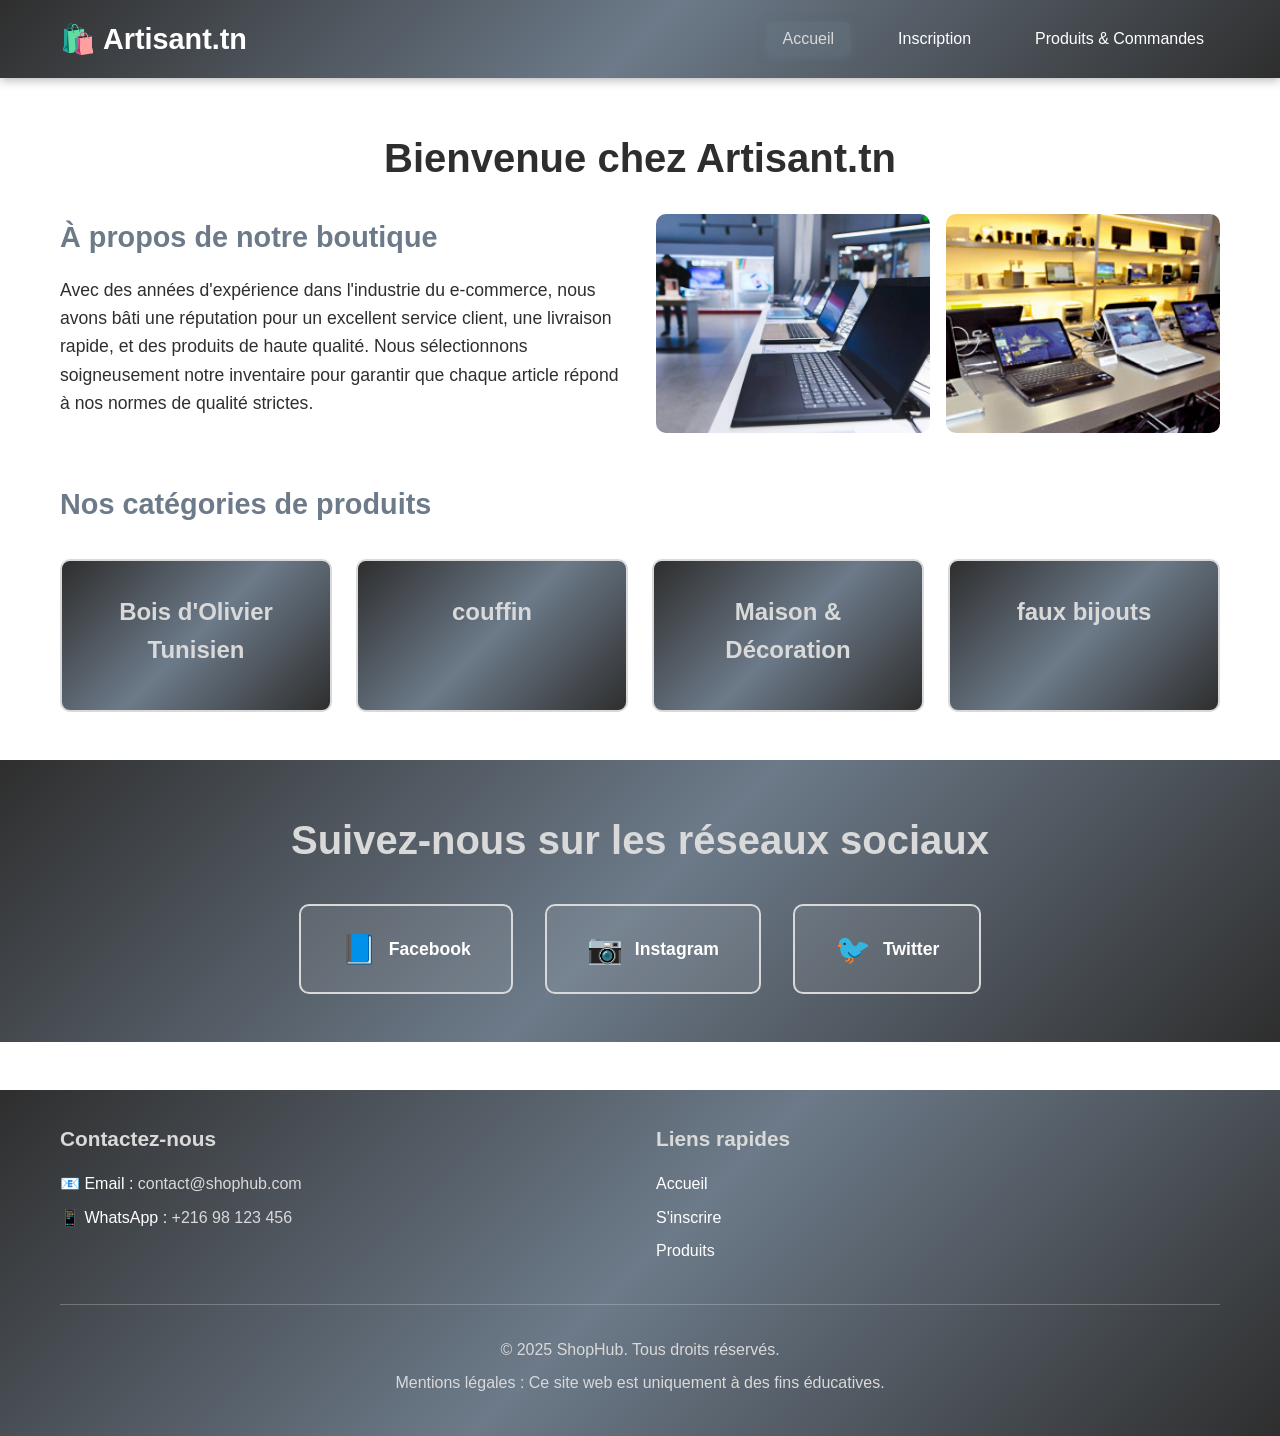
<file: ecommerce-website/index.html>
<!DOCTYPE html>
<html lang="fr">
<head>
    <meta charset="UTF-8">
    <meta name="viewport" content="width=device-width, initial-scale=1.0">
    <title>Accueil - Boutique E-Commerce</title>
    <link rel="stylesheet" href="css/style.css">
</head>
<body>
    <!-- Header -->
    <header>
        <div class="header-container">
            <div class="logo">
                <h1>🛍️ Artisant.tn</h1>
            </div>
            <nav>
                <ul class="nav-menu">
                    <li><a href="index.html" class="active">Accueil</a></li>
                    <li><a href="registration.html">Inscription</a></li>
                    <li><a href="products.html">Produits & Commandes</a></li>
                </ul>
            </nav>
        </div>
    </header>

    <!-- Section 1: Store Presentation -->
    <section class="store-presentation">
        <div class="container">
            <h2>Bienvenue chez Artisant.tn</h2>
            <div class="presentation-content">
                <div class="presentation-text">
                    <h3>À propos de notre boutique</h3>
                    <p>
                  
                    <p>
                        Avec des années d'expérience dans l'industrie du e-commerce, nous avons bâti une réputation 
                        pour un excellent service client, une livraison rapide, et des produits de haute qualité. Nous sélectionnons soigneusement 
                        notre inventaire pour garantir que chaque article répond à nos normes de qualité strictes.
                    </p>
                </div>
                <div class="presentation-images">
                    <div class="image-placeholder">
                        <img src="images/image.jpg" alt="Store Image 1" onerror="this.style.display='none'; this.nextElementSibling.style.display='block';">
                        <div class="placeholder-text" style="display:none;">Store Image 1</div>
                    </div>
                    <div class="image-placeholder">
                        <img src="images/images-Copie.jpg" alt="Store Image 2" onerror="this.style.display='none'; this.nextElementSibling.style.display='block';">
                        <div class="placeholder-text" style="display:none;">Store Image 2</div>
                    </div>
                </div>
            </div>
            
            <div class="products-overview">
                <h3>Nos catégories de produits</h3>
                <div class="categories">
                    <div class="category-card">
                        <h4> Bois d'Olivier Tunisien</h4>

                    </div>
                    <div class="category-card">
                        <h4> couffin</h4>
                        
                    </div>
                    <div class="category-card">
                        <h4> Maison & Décoration</h4>
                        <p></p>
                    </div>
                    <div class="category-card">
                        <h4> faux bijouts</h4>
                        <p></p>
                    </div>
                </div>
            </div>
        </div>
    </section>

    <!-- Section 2: Social Networks -->
    <section class="social-networks">
        <div class="container">
            <h2>Suivez-nous sur les réseaux sociaux</h2>
            <div class="social-links">
                <a href="https://www.facebook.com" target="_blank" class="social-link facebook">
                    <span>📘</span> Facebook
                </a>
                <a href="https://www.instagram.com" target="_blank" class="social-link instagram">
                    <span>📷</span> Instagram
                </a>
                <a href="https://www.twitter.com" target="_blank" class="social-link twitter">
                    <span>🐦</span> Twitter
                </a>
            </div>
        </div>
    </section>

    <!-- Footer -->
    <footer>
        <div class="footer-container">
            <div class="footer-content">
                <div class="footer-section">
                    <h3>Contactez-nous</h3>
                    <p>📧 Email : <a href="mailto:contact@shophub.com">contact@shophub.com</a></p>
                    <p>📱 WhatsApp : <a href="https://wa.me/21698123456">+216 98 123 456</a></p>
                </div>
                <div class="footer-section">
                    <h3>Liens rapides</h3>
                    <ul>
                        <li><a href="index.html">Accueil</a></li>
                        <li><a href="registration.html">S'inscrire</a></li>
                        <li><a href="products.html">Produits</a></li>
                    </ul>
                </div>
            </div>
            <div class="footer-bottom">
                <p>&copy; 2025 ShopHub. Tous droits réservés.</p>
                <p>Mentions légales : Ce site web est uniquement à des fins éducatives.</p>
            </div>
        </div>
    </footer>
</body>
</html>
</file>
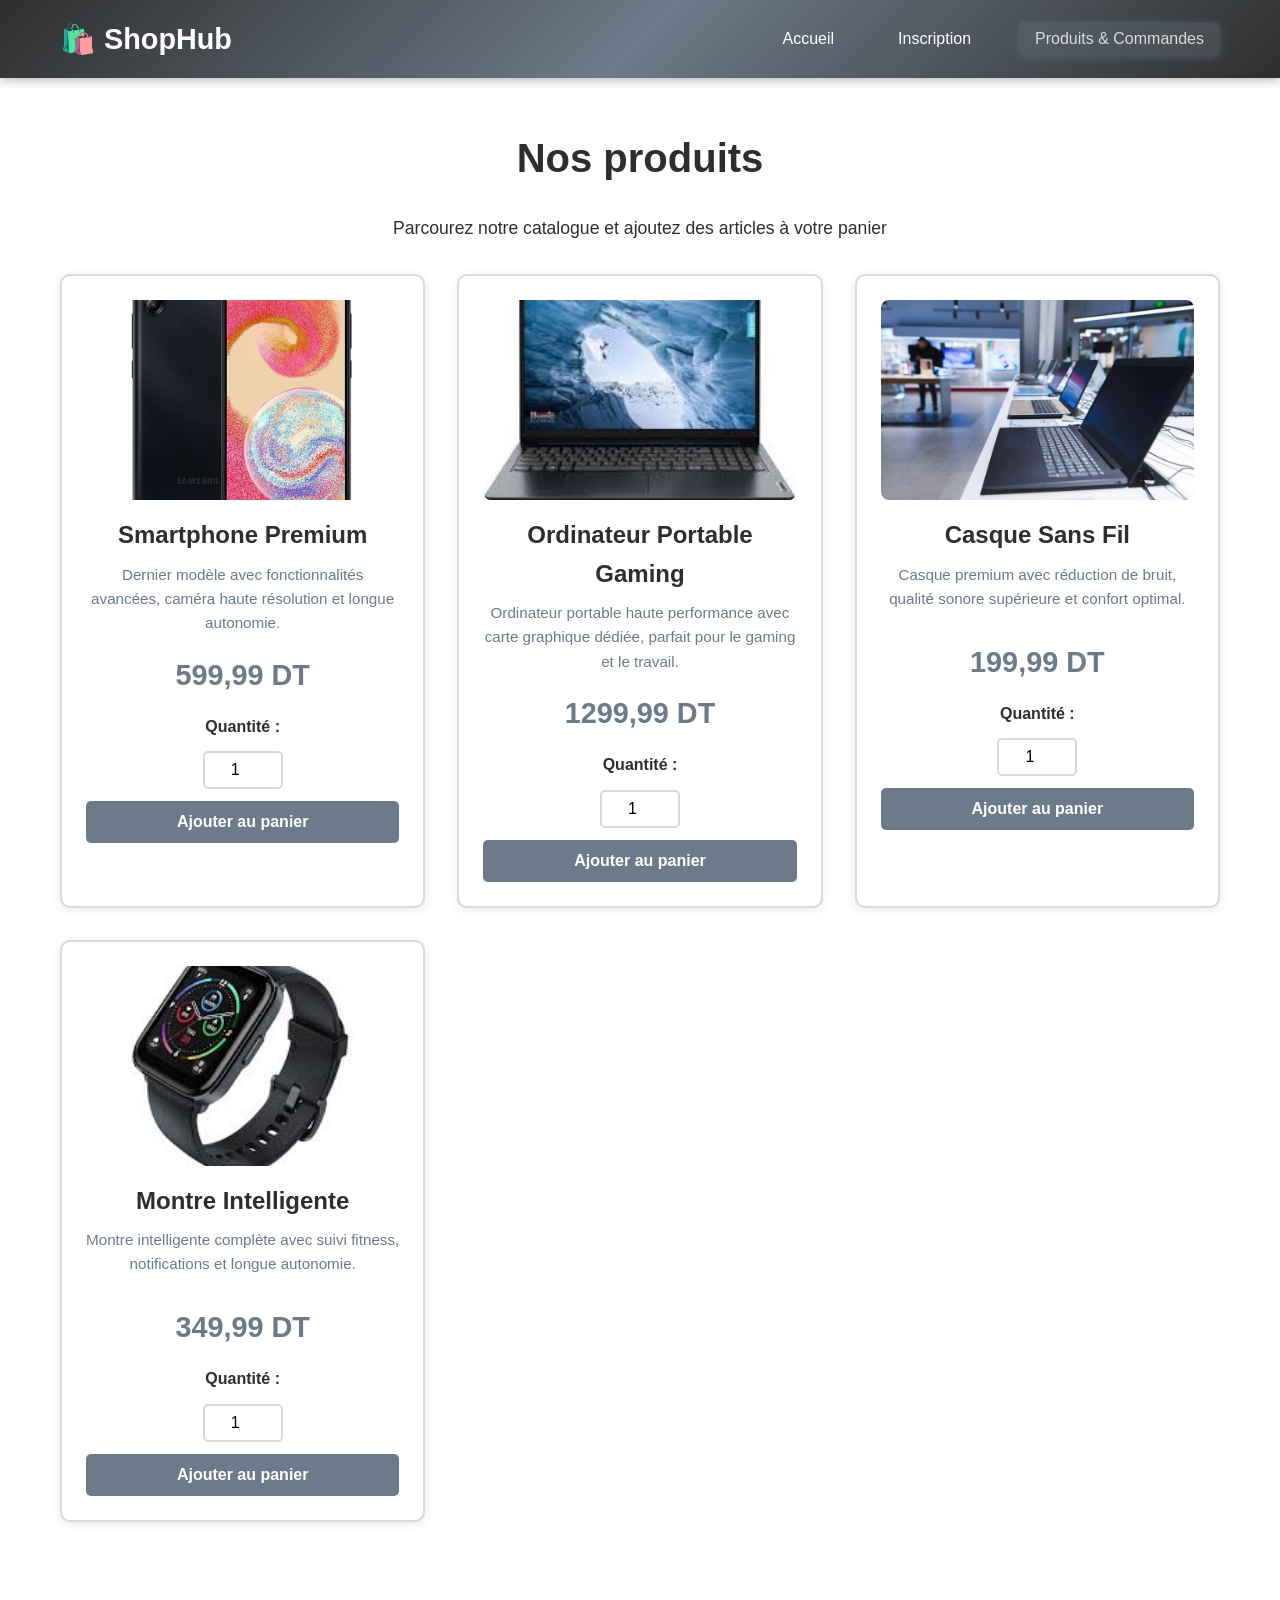
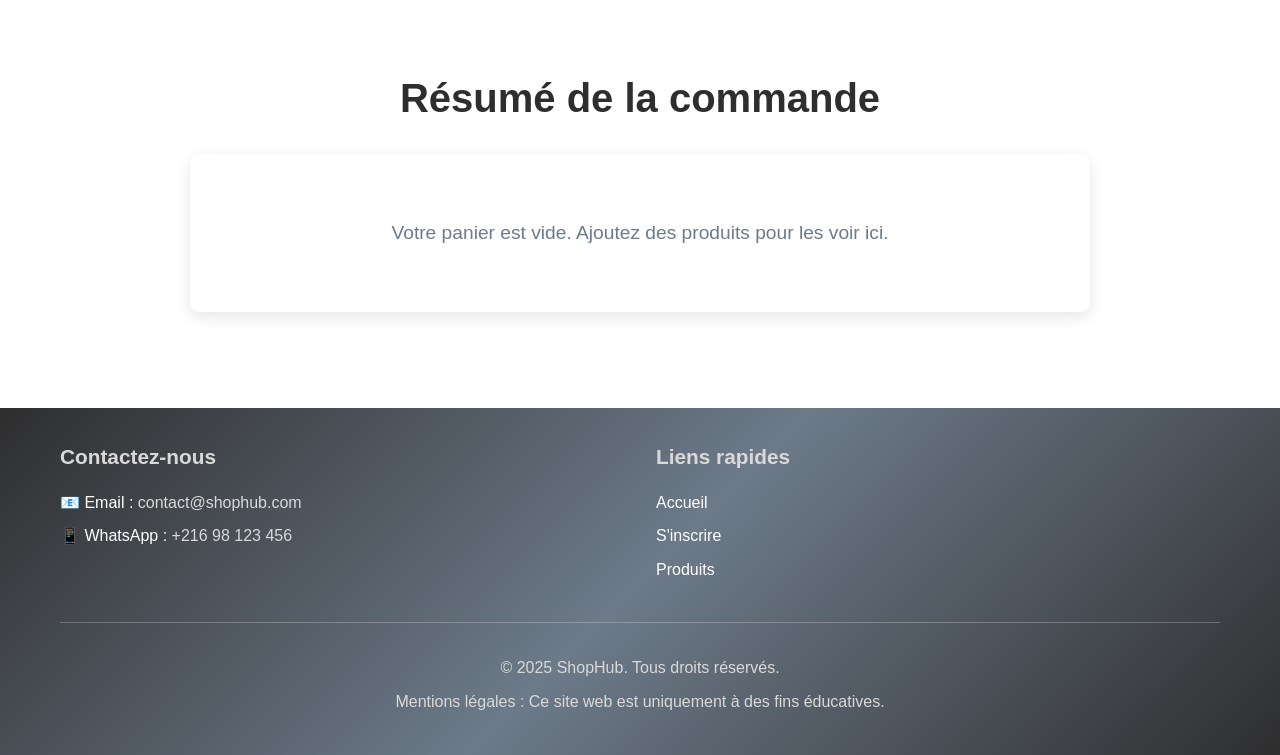
<file: ecommerce-website/products.html>
<!DOCTYPE html>
<html lang="fr">
<head>
    <meta charset="UTF-8">
    <meta name="viewport" content="width=device-width, initial-scale=1.0">
    <title>Produits & Commandes - Boutique E-Commerce</title>
    <link rel="stylesheet" href="css/style.css">
    <link rel="stylesheet" href="css/products.css">
</head>
<body>
    <!-- Header -->
    <header>
        <div class="header-container">
            <div class="logo">
                <h1>🛍️ ShopHub</h1>
            </div>
            <nav>
                <ul class="nav-menu">
                    <li><a href="index.html">Accueil</a></li>
                    <li><a href="registration.html">Inscription</a></li>
                    <li><a href="products.html" class="active">Produits & Commandes</a></li>
                </ul>
            </nav>
        </div>
    </header>

    <!-- Products Section -->
    <section class="products-section">
        <div class="container">
            <h2>Nos produits</h2>
            <p class="section-description">Parcourez notre catalogue et ajoutez des articles à votre panier</p>
            
            <!-- Product Catalog -->
            <div class="product-catalog" id="productCatalog">
                <!-- Product 1 -->
                <div class="product-card" data-product-id="1">
                    <div class="product-image">
                        <img src="images/smartphone-samsung-galaxy-a04e-3go-32go-noir-tunisie.jpg" alt="Smartphone" onerror="this.src='data:image/svg+xml,%3Csvg xmlns=%22http://www.w3.org/2000/svg%22 width=%22200%22 height=%22200%22%3E%3Crect fill=%22%23ddd%22 width=%22200%22 height=%22200%22/%3E%3Ctext x=%2250%25%22 y=%2250%25%22 text-anchor=%22middle%22 dy=%22.3em%22%3ESmartphone%3C/text%3E%3C/svg%3E'">
                    </div>
                    <div class="product-info">
                        <h3 class="product-name">Smartphone Premium</h3>
                        <p class="product-description">Dernier modèle avec fonctionnalités avancées, caméra haute résolution et longue autonomie.</p>
                        <p class="product-price">599,99 DT</p>
                        <div class="product-controls">
                            <label for="qty-1">Quantité :</label>
                            <input type="number" id="qty-1" class="quantity-input" min="1" max="99" value="1" data-product-id="1">
                            <button class="btn btn-add-cart" data-product-id="1" data-price="599.99" data-name="Smartphone Premium">Ajouter au panier</button>
                        </div>
                    </div>
                </div>

                <!-- Product 2 -->
                <div class="product-card" data-product-id="2">
                    <div class="product-image">
                        <img src="images/téléchargement.jpg" alt="Laptop" onerror="this.src='data:image/svg+xml,%3Csvg xmlns=%22http://www.w3.org/2000/svg%22 width=%22200%22 height=%22200%22%3E%3Crect fill=%22%23ddd%22 width=%22200%22 height=%22200%22/%3E%3Ctext x=%2250%25%22 y=%2250%25%22 text-anchor=%22middle%22 dy=%22.3em%22%3ELaptop%3C/text%3E%3C/svg%3E'">
                    </div>
                    <div class="product-info">
                        <h3 class="product-name">Ordinateur Portable Gaming</h3>
                        <p class="product-description">Ordinateur portable haute performance avec carte graphique dédiée, parfait pour le gaming et le travail.</p>
                        <p class="product-price">1299,99 DT</p>
                        <div class="product-controls">
                            <label for="qty-2">Quantité :</label>
                            <input type="number" id="qty-2" class="quantity-input" min="1" max="99" value="1" data-product-id="2">
                            <button class="btn btn-add-cart" data-product-id="2" data-price="1299.99" data-name="Ordinateur Portable Gaming">Ajouter au panier</button>
                        </div>
                    </div>
                </div>

                <!-- Product 3 -->
                <div class="product-card" data-product-id="3">
                    <div class="product-image">
                        <img src="images/image.jpg" alt="Headphones" onerror="this.src='data:image/svg+xml,%3Csvg xmlns=%22http://www.w3.org/2000/svg%22 width=%22200%22 height=%22200%22%3E%3Crect fill=%22%23ddd%22 width=%22200%22 height=%22200%22/%3E%3Ctext x=%2250%25%22 y=%2250%25%22 text-anchor=%22middle%22 dy=%22.3em%22%3EHeadphones%3C/text%3E%3C/svg%3E'">
                    </div>
                    <div class="product-info">
                        <h3 class="product-name">Casque Sans Fil</h3>
                        <p class="product-description">Casque premium avec réduction de bruit, qualité sonore supérieure et confort optimal.</p>
                        <p class="product-price">199,99 DT</p>
                        <div class="product-controls">
                            <label for="qty-3">Quantité :</label>
                            <input type="number" id="qty-3" class="quantity-input" min="1" max="99" value="1" data-product-id="3">
                            <button class="btn btn-add-cart" data-product-id="3" data-price="199.99" data-name="Casque Sans Fil">Ajouter au panier</button>
                        </div>
                    </div>
                </div>

                <!-- Product 4 -->
                <div class="product-card" data-product-id="4">
                    <div class="product-image">
                        <img src="images/images (1).jpg" alt="Smart Watch" onerror="this.src='data:image/svg+xml,%3Csvg xmlns=%22http://www.w3.org/2000/svg%22 width=%22200%22 height=%22200%22%3E%3Crect fill=%22%23ddd%22 width=%22200%22 height=%22200%22/%3E%3Ctext x=%2250%25%22 y=%2250%25%22 text-anchor=%22middle%22 dy=%22.3em%22%3ESmart Watch%3C/text%3E%3C/svg%3E'">
                    </div>
                    <div class="product-info">
                        <h3 class="product-name">Montre Intelligente</h3>
                        <p class="product-description">Montre intelligente complète avec suivi fitness, notifications et longue autonomie.</p>
                        <p class="product-price">349,99 DT</p>
                        <div class="product-controls">
                            <label for="qty-4">Quantité :</label>
                            <input type="number" id="qty-4" class="quantity-input" min="1" max="99" value="1" data-product-id="4">
                            <button class="btn btn-add-cart" data-product-id="4" data-price="349.99" data-name="Montre Intelligente">Ajouter au panier</button>
                        </div>
                    </div>
                </div>
            </div>
        </div>
    </section>

    <!-- Order Summary Section -->
    <section class="order-summary-section">
        <div class="container">
            <h2>Résumé de la commande</h2>
            <div id="orderSummary" class="order-summary">
                <p class="empty-cart-message">Votre panier est vide. Ajoutez des produits pour les voir ici.</p>
                <div id="cartItems" class="cart-items" style="display: none;">
                    <table class="cart-table">
                        <thead>
                            <tr>
                                <th>Produit</th>
                                <th>Quantité</th>
                                <th>Prix unitaire</th>
                                <th>Sous-total</th>
                                <th>Actions</th>
                            </tr>
                        </thead>
                        <tbody id="cartTableBody">
                            <!-- Cart items will be dynamically inserted here -->
                        </tbody>
                    </table>
                    <div class="cart-total">
                        <p class="total-label">Total : <span id="orderTotal">0,00 DT</span></p>
                    </div>
                    <div class="cart-actions">
                        <button id="confirmOrderBtn" class="btn btn-confirm" style="display: none;">Confirmer la commande</button>
                        <button id="resetCartBtn" class="btn btn-reset" style="display: none;">Vider le panier</button>
                    </div>
                </div>
            </div>
        </div>
    </section>

    <!-- Confirmation Message -->
    <div id="orderConfirmation" class="confirmation-message" style="display: none;">
        <div class="confirmation-content">
            <h3>✓ Commande confirmée !</h3>
            <p>Merci pour votre commande. Votre commande a été passée avec succès.</p>
            <p id="confirmationDetails"></p>
            <button type="button" class="btn btn-primary" onclick="closeConfirmation()">Fermer</button>
        </div>
    </div>

    <!-- Footer -->
    <footer>
        <div class="footer-container">
            <div class="footer-content">
                <div class="footer-section">
                    <h3>Contactez-nous</h3>
                    <p>📧 Email : <a href="mailto:contact@shophub.com">contact@shophub.com</a></p>
                    <p>📱 WhatsApp : <a href="https://wa.me/21698123456">+216 98 123 456</a></p>
                </div>
                <div class="footer-section">
                    <h3>Liens rapides</h3>
                    <ul>
                        <li><a href="index.html">Accueil</a></li>
                        <li><a href="registration.html">S'inscrire</a></li>
                        <li><a href="products.html">Produits</a></li>
                    </ul>
                </div>
            </div>
            <div class="footer-bottom">
                <p>&copy; 2025 ShopHub. Tous droits réservés.</p>
                <p>Mentions légales : Ce site web est uniquement à des fins éducatives.</p>
            </div>
        </div>
    </footer>

    <script src="js/products.js"></script>
</body>
</html>
</file>
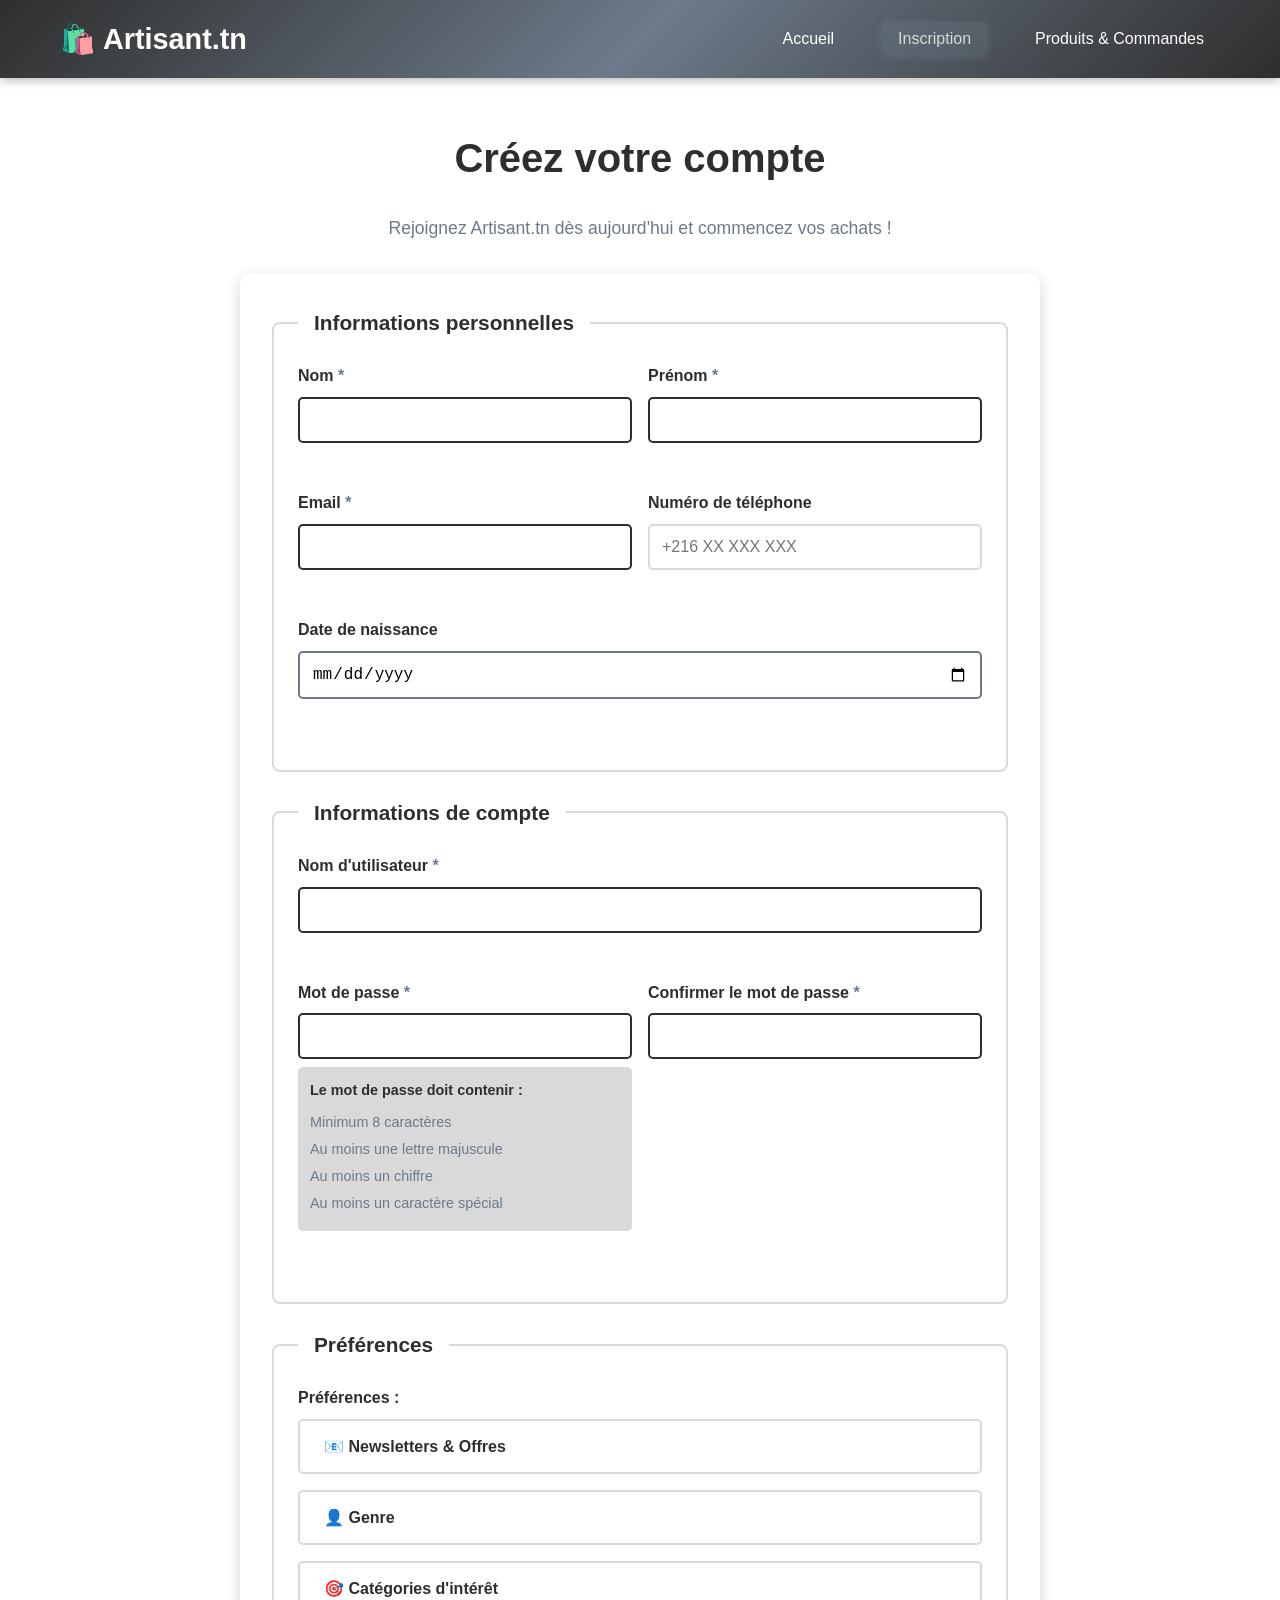
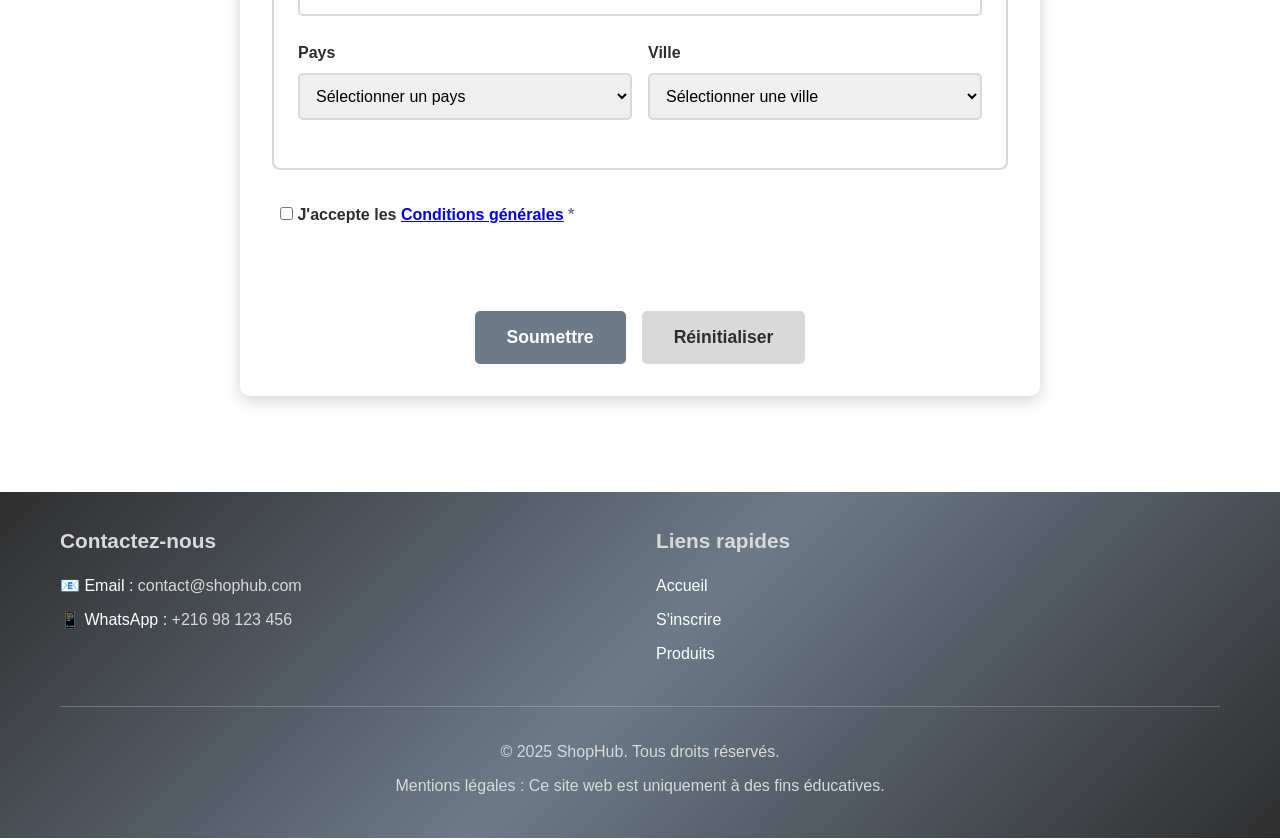
<file: ecommerce-website/registration.html>
<!DOCTYPE html>
<html lang="fr">
<head>
    <meta charset="UTF-8">
    <meta name="viewport" content="width=device-width, initial-scale=1.0">
    <title>Inscription - Boutique E-Commerce</title>
    <link rel="stylesheet" href="css/style.css">
    <link rel="stylesheet" href="css/registration.css">
</head>
<body>
    <!-- Header -->
    <header>
        <div class="header-container">
            <div class="logo">
                <h1>🛍️ Artisant.tn</h1>
            </div>
            <nav>
                <ul class="nav-menu">
                    <li><a href="index.html">Accueil</a></li>
                    <li><a href="registration.html" class="active">Inscription</a></li>
                    <li><a href="products.html">Produits & Commandes</a></li>
                </ul>
            </nav>
        </div>
    </header>

    <!-- Registration Form Section -->
    <section class="registration-section">
        <div class="container">
            <h2>Créez votre compte</h2>
            <p class="form-description">Rejoignez Artisant.tn dès aujourd'hui et commencez vos achats !</p>
            
            <form id="registrationForm" novalidate>
                <!-- Personal Information -->
                <fieldset class="form-group">
                    <legend>Informations personnelles</legend>
                    
                    <div class="form-row">
                        <div class="form-field">
                            <label for="lastName">Nom <span class="required">*</span></label>
                            <input type="text" id="lastName" name="lastName" required>
                            <span class="error-message" id="lastNameError"></span>
                            <span class="validation-icon" id="lastNameIcon"></span>
                        </div>
                        
                        <div class="form-field">
                            <label for="firstName">Prénom <span class="required">*</span></label>
                            <input type="text" id="firstName" name="firstName" required>
                            <span class="error-message" id="firstNameError"></span>
                            <span class="validation-icon" id="firstNameIcon"></span>
                        </div>
                    </div>
                    
                    <div class="form-row">
                        <div class="form-field">
                            <label for="email">Email <span class="required">*</span></label>
                            <input type="email" id="email" name="email" required>
                            <span class="error-message" id="emailError"></span>
                            <span class="validation-icon" id="emailIcon"></span>
                        </div>
                        
                        <div class="form-field">
                            <label for="phone">Numéro de téléphone</label>
                            <input type="tel" id="phone" name="phone" placeholder="+216 XX XXX XXX">
                            <span class="error-message" id="phoneError"></span>
                            <span class="validation-icon" id="phoneIcon"></span>
                        </div>
                    </div>
                    
                    <div class="form-field">
                        <label for="birthDate">Date de naissance</label>
                        <input type="date" id="birthDate" name="birthDate">
                        <span class="error-message" id="birthDateError"></span>
                    </div>
                </fieldset>

                <!-- Account Information -->
                <fieldset class="form-group">
                    <legend>Informations de compte</legend>
                    
                    <div class="form-field">
                        <label for="username">Nom d'utilisateur <span class="required">*</span></label>
                        <input type="text" id="username" name="username" required>
                        <span class="error-message" id="usernameError"></span>
                        <span class="validation-icon" id="usernameIcon"></span>
                    </div>
                    
                    <div class="form-row">
                        <div class="form-field">
                            <label for="password">Mot de passe <span class="required">*</span></label>
                            <input type="password" id="password" name="password" required>
                            <div class="password-requirements">
                                <p>Le mot de passe doit contenir :</p>
                                <ul>
                                    <li id="req-length">Minimum 8 caractères</li>
                                    <li id="req-upper">Au moins une lettre majuscule</li>
                                    <li id="req-number">Au moins un chiffre</li>
                                    <li id="req-special">Au moins un caractère spécial</li>
                                </ul>
                            </div>
                            <span class="error-message" id="passwordError"></span>
                            <span class="validation-icon" id="passwordIcon"></span>
                        </div>
                        
                        <div class="form-field">
                            <label for="confirmPassword">Confirmer le mot de passe <span class="required">*</span></label>
                            <input type="password" id="confirmPassword" name="confirmPassword" required>
                            <span class="error-message" id="confirmPasswordError"></span>
                            <span class="validation-icon" id="confirmPasswordIcon"></span>
                        </div>
                    </div>
                </fieldset>

                <!-- Preferences -->
                <fieldset class="form-group">
                    <legend>Préférences</legend>
                    
                    <div class="form-field">
                        <label>Préférences :</label>
                        <div class="preference-buttons">
                            <button type="button" class="btn btn-preference" onclick="openPopup('newsletterPopup')">
                                📧 Newsletters & Offres
                                <span id="newsletterStatus" class="preference-status"></span>
                            </button>
                            <button type="button" class="btn btn-preference" onclick="openPopup('genderPopup')">
                                👤 Genre
                                <span id="genderStatus" class="preference-status"></span>
                            </button>
                            <button type="button" class="btn btn-preference" onclick="openPopup('interestsPopup')">
                                🎯 Catégories d'intérêt
                                <span id="interestsStatus" class="preference-status"></span>
                            </button>
                        </div>
                    </div>
                    
                    <!-- Hidden inputs to store values -->
                    <input type="hidden" id="newsletter" name="newsletter" value="">
                    <input type="hidden" id="promotions" name="promotions" value="">
                    <input type="hidden" id="gender" name="gender" value="">
                    <input type="hidden" id="interests" name="interests" value="">
                    
                    <div class="form-row">
                        <div class="form-field">
                            <label for="country">Pays</label>
                            <select id="country" name="country">
                                <option value="">Sélectionner un pays</option>
                                <option value="usa">États-Unis</option>
                                <option value="canada">Canada</option>
                                <option value="uk">Royaume-Uni</option>
                                <option value="france">France</option>
                                <option value="germany">Allemagne</option>
                                <option value="other">Autre</option>
                            </select>
                        </div>
                        
                        <div class="form-field">
                            <label for="city">Ville</label>
                            <select id="city" name="city">
                                <option value="">Sélectionner une ville</option>
                                <!-- Cities will be populated based on country selection -->
                            </select>
                        </div>
                    </div>
                </fieldset>

                <!-- Terms and Conditions -->
                <div class="form-field checkbox-group">
                    <label class="checkbox-label">
                        <input type="checkbox" id="terms" name="terms" required>
                        <span>J'accepte les <a href="#" target="_blank">Conditions générales</a> <span class="required">*</span></span>
                    </label>
                    <span class="error-message" id="termsError"></span>
                </div>

                <!-- Form Buttons -->
                <div class="form-buttons">
                    <button type="submit" class="btn btn-submit">Soumettre</button>
                    <button type="reset" class="btn btn-reset">Réinitialiser</button>
                </div>
            </form>

            <!-- Success Message -->
            <div id="successMessage" class="success-message" style="display: none;">
                <h3>✓ Inscription réussie !</h3>
                <p>Merci de vous être inscrit sur Artisant.tn. Votre compte a été créé avec succès.</p>
                <button type="button" class="btn btn-primary" onclick="document.getElementById('successMessage').style.display='none'">Fermer</button>
            </div>
        </div>
    </section>

    <!-- Popup Modals -->
    <!-- Newsletter & Offers Popup -->
    <div id="newsletterPopup" class="popup-modal">
        <div class="popup-content">
            <div class="popup-header">
                <h3>📧 Newsletters & Offres</h3>
                <button type="button" class="popup-close" onclick="closePopup('newsletterPopup')">&times;</button>
            </div>
            <div class="popup-body">
                <div class="checkbox-container">
                    <label class="checkbox-label">
                        <input type="checkbox" id="popupNewsletter" onchange="updateNewsletterStatus()">
                        <span>S'abonner à la newsletter</span>
                    </label>
                    <label class="checkbox-label">
                        <input type="checkbox" id="popupPromotions" onchange="updateNewsletterStatus()">
                        <span>Recevoir les offres promotionnelles</span>
                    </label>
                </div>
            </div>
            <div class="popup-footer">
                <button type="button" class="btn btn-primary" onclick="saveNewsletterPreferences()">Enregistrer</button>
                <button type="button" class="btn btn-reset" onclick="closePopup('newsletterPopup')">Annuler</button>
            </div>
        </div>
    </div>

    <!-- Gender Popup -->
    <div id="genderPopup" class="popup-modal">
        <div class="popup-content">
            <div class="popup-header">
                <h3>👤 Genre</h3>
                <button type="button" class="popup-close" onclick="closePopup('genderPopup')">&times;</button>
            </div>
            <div class="popup-body">
                <div class="radio-group">
                    <label class="radio-label">
                        <input type="radio" name="popupGender" value="male" onchange="updateGenderStatus()">
                        <span>Homme</span>
                    </label>
                    <label class="radio-label">
                        <input type="radio" name="popupGender" value="female" onchange="updateGenderStatus()">
                        <span>Femme</span>
                    </label>
                    <label class="radio-label">
                        <input type="radio" name="popupGender" value="other" onchange="updateGenderStatus()">
                        <span>Autre</span>
                    </label>
                    <label class="radio-label">
                        <input type="radio" name="popupGender" value="prefer-not-to-say" onchange="updateGenderStatus()">
                        <span>Je préfère ne pas le dire</span>
                    </label>
                </div>
            </div>
            <div class="popup-footer">
                <button type="button" class="btn btn-primary" onclick="saveGenderPreference()">Enregistrer</button>
                <button type="button" class="btn btn-reset" onclick="closePopup('genderPopup')">Annuler</button>
            </div>
        </div>
    </div>

    <!-- Interest Categories Popup -->
    <div id="interestsPopup" class="popup-modal">
        <div class="popup-content">
            <div class="popup-header">
                <h3>🎯 Catégories d'intérêt</h3>
                <button type="button" class="popup-close" onclick="closePopup('interestsPopup')">&times;</button>
            </div>
            <div class="popup-body">
                <div class="radio-group">
                    <label class="radio-label">
                        <input type="radio" name="popupInterests" value="electronics" onchange="updateInterestsStatus()">
                        <span>Bois d'Olivier Tunisien</span>
                    </label>
                    <label class="radio-label">
                        <input type="radio" name="popupInterests" value="fashion" onchange="updateInterestsStatus()">
                        <span>couffin</span>
                    </label>
                    <label class="radio-label">
                        <input type="radio" name="popupInterests" value="home" onchange="updateInterestsStatus()">
                        <span>Maison & Décoration</span>
                    </label>
                    <label class="radio-label">
                        <input type="radio" name="popupInterests" value="gaming" onchange="updateInterestsStatus()">
                        <span>faux bijouts</span>
                    </label>
                </div>
            </div>
            <div class="popup-footer">
                <button type="button" class="btn btn-primary" onclick="saveInterestsPreference()">Enregistrer</button>
                <button type="button" class="btn btn-reset" onclick="closePopup('interestsPopup')">Annuler</button>
            </div>
        </div>
    </div>

    <!-- Footer -->
    <footer>
        <div class="footer-container">
            <div class="footer-content">
                <div class="footer-section">
                    <h3>Contactez-nous</h3>
                    <p>📧 Email : <a href="mailto:contact@shophub.com">contact@shophub.com</a></p>
                    <p>📱 WhatsApp : <a href="https://wa.me/21698123456">+216 98 123 456</a></p>
                </div>
                <div class="footer-section">
                    <h3>Liens rapides</h3>
                    <ul>
                        <li><a href="index.html">Accueil</a></li>
                        <li><a href="registration.html">S'inscrire</a></li>
                        <li><a href="products.html">Produits</a></li>
                    </ul>
                </div>
            </div>
            <div class="footer-bottom">
                <p>&copy; 2025 ShopHub. Tous droits réservés.</p>
                <p>Mentions légales : Ce site web est uniquement à des fins éducatives.</p>
            </div>
        </div>
    </footer>

    <script src="js/registration.js"></script>
</body>
</html>
</file>
<file: ecommerce-website/css/style.css>
/* Global Styles */
* {
    margin: 0;
    padding: 0;
    box-sizing: border-box;
}

body {
    font-family: 'Segoe UI', Tahoma, Geneva, Verdana, sans-serif;
    line-height: 1.6;
    color: #2E2E2E;
    background-color: #FFFFFF;
}

.container {
    max-width: 1200px;
    margin: 0 auto;
    padding: 0 20px;
}

/* Header Styles */
header {
    background: linear-gradient(135deg, #2E2E2E 0%, #6C7A89 50%, #2E2E2E 100%);
    color: #FFFFFF;
    padding: 1rem 0;
    box-shadow: 0 2px 10px rgba(0, 0, 0, 0.3);
    position: sticky;
    top: 0;
    z-index: 1000;
}

.header-container {
    max-width: 1200px;
    margin: 0 auto;
    padding: 0 20px;
    display: flex;
    justify-content: space-between;
    align-items: center;
}

.logo h1 {
    font-size: 1.8rem;
    font-weight: bold;
}

.nav-menu {
    display: flex;
    list-style: none;
    gap: 2rem;
}

.nav-menu a {
    color: #FFFFFF;
    text-decoration: none;
    font-weight: 500;
    padding: 0.5rem 1rem;
    border-radius: 5px;
    transition: all 0.3s;
}

.nav-menu a:hover,
.nav-menu a.active {
    background-color: rgba(108, 122, 137, 0.3);
    color: #D9D9D9;
    box-shadow: 0 2px 8px rgba(108, 122, 137, 0.5);
}

/* Section Styles */
section {
    padding: 3rem 0;
    min-height: 25vh;
}

h2 {
    font-size: 2.5rem;
    margin-bottom: 1.5rem;
    color: #2E2E2E;
    text-align: center;
}

h3 {
    font-size: 1.8rem;
    margin-bottom: 1rem;
    color: #6C7A89;
}

/* Store Presentation Section */
.store-presentation {
    background-color: #FFFFFF;
}

.presentation-content {
    display: grid;
    grid-template-columns: 1fr 1fr;
    gap: 2rem;
    margin-bottom: 3rem;
}

.presentation-text p {
    margin-bottom: 1rem;
    font-size: 1.1rem;
    color: #2E2E2E;
}

.presentation-images {
    display: grid;
    grid-template-columns: 1fr 1fr;
    gap: 1rem;
}

.image-placeholder {
    background-color: #D9D9D9;
    border-radius: 10px;
    overflow: hidden;
    min-height: 200px;
    display: flex;
    align-items: center;
    justify-content: center;
}

.image-placeholder img {
    width: 100%;
    height: 100%;
    object-fit: cover;
}

.placeholder-text {
    color: #6C7A89;
    font-size: 1.2rem;
}

.products-overview {
    margin-top: 3rem;
}

.categories {
    display: grid;
    grid-template-columns: repeat(auto-fit, minmax(250px, 1fr));
    gap: 1.5rem;
    margin-top: 2rem;
}

.category-card {
    background: linear-gradient(135deg, #2E2E2E 0%, #6C7A89 50%, #2E2E2E 100%);
    color: #FFFFFF;
    padding: 2rem;
    border-radius: 10px;
    text-align: center;
    transition: transform 0.3s, box-shadow 0.3s, background 0.3s;
    border: 2px solid #D9D9D9;
}

.category-card:hover {
    transform: translateY(-5px);
    box-shadow: 0 10px 25px rgba(108, 122, 137, 0.5);
    border-color: #D9D9D9;
    background: linear-gradient(135deg, #6C7A89 0%, #2E2E2E 50%, #6C7A89 100%);
}

.category-card h4 {
    font-size: 1.5rem;
    margin-bottom: 0.5rem;
    color: #D9D9D9;
}

.category-card p {
    font-size: 1rem;
    opacity: 0.9;
}

/* Social Networks Section */
.social-networks {
    background: linear-gradient(135deg, #2E2E2E 0%, #6C7A89 50%, #2E2E2E 100%);
    color: #FFFFFF;
    padding: 3rem 0;
}

.social-networks h2 {
    color: #D9D9D9;
    margin-bottom: 2rem;
}

.social-links {
    display: flex;
    justify-content: center;
    gap: 2rem;
    flex-wrap: wrap;
}

.social-link {
    display: flex;
    align-items: center;
    gap: 0.75rem;
    padding: 1.25rem 2.5rem;
    background-color: rgba(217, 217, 217, 0.1);
    border: 2px solid #D9D9D9;
    border-radius: 10px;
    text-decoration: none;
    color: #FFFFFF;
    font-weight: bold;
    font-size: 1.1rem;
    transition: all 0.3s;
}

.social-link:hover {
    background-color: rgba(217, 217, 217, 0.3);
    border-color: #FFFFFF;
    transform: translateY(-5px) scale(1.05);
    box-shadow: 0 10px 25px rgba(108, 122, 137, 0.5);
}

.social-link span {
    font-size: 1.8rem;
}

.social-link.facebook:hover {
    background-color: rgba(59, 89, 152, 0.3);
    border-color: #3b5998;
}

.social-link.instagram:hover {
    background: linear-gradient(45deg, #f09433 0%, #e6683c 25%, #dc2743 50%, #cc2366 75%, #bc1888 100%);
    border-color: #bc1888;
}

.social-link.twitter:hover {
    background-color: rgba(29, 161, 242, 0.3);
    border-color: #1da1f2;
}

/* Footer Styles */
footer {
    background: linear-gradient(135deg, #2E2E2E 0%, #6C7A89 50%, #2E2E2E 100%);
    color: #FFFFFF;
    padding: 2rem 0;
    margin-top: 3rem;
}

.footer-container {
    max-width: 1200px;
    margin: 0 auto;
    padding: 0 20px;
}

.footer-content {
    display: grid;
    grid-template-columns: repeat(auto-fit, minmax(250px, 1fr));
    gap: 2rem;
    margin-bottom: 2rem;
}

.footer-section h3 {
    color: #D9D9D9;
    margin-bottom: 1rem;
    font-size: 1.3rem;
}

.footer-section p {
    margin-bottom: 0.5rem;
}

.footer-section a {
    color: #D9D9D9;
    text-decoration: none;
    transition: color 0.3s;
}

.footer-section a:hover {
    color: #FFFFFF;
    text-decoration: underline;
}

.footer-section ul {
    list-style: none;
}

.footer-section ul li {
    margin-bottom: 0.5rem;
}

.footer-section ul li a {
    color: #FFFFFF;
}

.footer-bottom {
    text-align: center;
    padding-top: 2rem;
    border-top: 1px solid rgba(217, 217, 217, 0.3);
    color: #D9D9D9;
}

.footer-bottom p {
    margin-bottom: 0.5rem;
}

/* Button Styles */
.btn {
    padding: 0.75rem 1.5rem;
    border: none;
    border-radius: 5px;
    font-size: 1rem;
    font-weight: bold;
    cursor: pointer;
    transition: all 0.3s;
    text-decoration: none;
    display: inline-block;
}

.btn-primary {
    background-color: #6C7A89;
    color: #FFFFFF;
    font-weight: bold;
}

.btn-primary:hover {
    background-color: #2E2E2E;
    transform: translateY(-2px);
    box-shadow: 0 5px 15px rgba(46, 46, 46, 0.5);
    color: #FFFFFF;
}

/* Responsive Design */
@media (max-width: 768px) {
    .header-container {
        flex-direction: column;
        gap: 1rem;
    }

    .nav-menu {
        flex-direction: column;
        gap: 0.5rem;
        width: 100%;
    }

    .presentation-content {
        grid-template-columns: 1fr;
    }

    .presentation-images {
        grid-template-columns: 1fr;
    }

    .social-links {
        flex-direction: column;
        align-items: center;
        gap: 1rem;
    }

    .social-link {
        width: 100%;
        max-width: 300px;
        justify-content: center;
        padding: 1rem 1.5rem;
    }

    h2 {
        font-size: 2rem;
    }
}
</file>
<file: ecommerce-website/css/products.css>
/* Products Page Styles */
.products-section {
    background-color: #FFFFFF;
    padding: 3rem 0;
}

.section-description {
    text-align: center;
    color: #2E2E2E;
    margin-bottom: 2rem;
    font-size: 1.1rem;
}

/* Product Catalog */
.product-catalog {
    display: grid;
    grid-template-columns: repeat(auto-fit, minmax(300px, 1fr));
    gap: 2rem;
    margin-bottom: 3rem;
}

.product-card {
    background-color: white;
    border: 2px solid #D9D9D9;
    border-radius: 10px;
    padding: 1.5rem;
    transition: all 0.3s;
    box-shadow: 0 2px 10px rgba(46, 46, 46, 0.1);
}

.product-card:hover {
    transform: translateY(-5px);
    box-shadow: 0 5px 20px rgba(108, 122, 137, 0.3);
    border-color: #6C7A89;
}

.product-image {
    width: 100%;
    height: 200px;
    background-color: #D9D9D9;
    border-radius: 8px;
    overflow: hidden;
    margin-bottom: 1rem;
    display: flex;
    align-items: center;
    justify-content: center;
}

.product-image img {
    width: 100%;
    height: 100%;
    object-fit: cover;
}

.product-info {
    text-align: center;
}

.product-name {
    font-size: 1.5rem;
    color: #2E2E2E;
    margin-bottom: 0.5rem;
}

.product-description {
    color: #6C7A89;
    margin-bottom: 1rem;
    font-size: 0.95rem;
    min-height: 60px;
}

.product-price {
    font-size: 1.8rem;
    font-weight: bold;
    color: #6C7A89;
    margin-bottom: 1rem;
}

.product-controls {
    display: flex;
    flex-direction: column;
    gap: 0.75rem;
    align-items: center;
}

.product-controls label {
    font-weight: bold;
    color: #2E2E2E;
}

.quantity-input {
    width: 80px;
    padding: 0.5rem;
    border: 2px solid #D9D9D9;
    border-radius: 5px;
    text-align: center;
    font-size: 1rem;
}

.quantity-input:focus {
    outline: none;
    border-color: #6C7A89;
    box-shadow: 0 0 0 3px rgba(108, 122, 137, 0.2);
}

.btn-add-cart {
    background-color: #6C7A89;
    color: #FFFFFF;
    padding: 0.75rem 1.5rem;
    width: 100%;
    font-weight: bold;
    transition: all 0.3s;
}

.btn-add-cart:hover {
    background-color: #2E2E2E;
    transform: translateY(-2px);
    box-shadow: 0 5px 15px rgba(46, 46, 46, 0.5);
    color: #FFFFFF;
}

.btn-add-cart:active {
    transform: translateY(0);
}

/* Order Summary Section */
.order-summary-section {
    background-color: #FFFFFF;
    padding: 3rem 0;
}

.order-summary {
    max-width: 900px;
    margin: 0 auto;
    background-color: white;
    padding: 2rem;
    border-radius: 10px;
    box-shadow: 0 5px 15px rgba(0, 0, 0, 0.1);
}

.empty-cart-message {
    text-align: center;
    color: #6C7A89;
    font-size: 1.2rem;
    padding: 2rem;
}

.cart-items {
    display: block;
}

.cart-table {
    width: 100%;
    border-collapse: collapse;
    margin-bottom: 1.5rem;
}

.cart-table thead {
    background-color: #2E2E2E;
    color: #D9D9D9;
}

.cart-table th {
    padding: 1rem;
    text-align: left;
    font-weight: bold;
}

.cart-table td {
    padding: 1rem;
    border-bottom: 1px solid #D9D9D9;
}

.cart-table tbody tr:hover {
    background-color: #D9D9D9;
}

.cart-table .product-name-cell {
    font-weight: bold;
    color: #2E2E2E;
}

.cart-table .quantity-cell {
    width: 100px;
}

.cart-table .quantity-cell input {
    width: 60px;
    padding: 0.5rem;
    border: 2px solid #D9D9D9;
    border-radius: 5px;
    text-align: center;
}

.cart-table .price-cell {
    color: #6C7A89;
    font-weight: bold;
}

.cart-table .subtotal-cell {
    color: #2E2E2E;
    font-weight: bold;
    font-size: 1.1rem;
}

.cart-table .actions-cell {
    text-align: center;
}

.btn-remove {
    background-color: #6C7A89;
    color: white;
    padding: 0.5rem 1rem;
    border: none;
    border-radius: 5px;
    cursor: pointer;
    font-size: 0.9rem;
    transition: all 0.3s;
}

.btn-remove:hover {
    background-color: #2E2E2E;
    transform: scale(1.05);
}

.cart-total {
    text-align: right;
    padding: 1.5rem;
    background-color: white;
    border-radius: 8px;
    margin-bottom: 1.5rem;
    border: 2px solid #D9D9D9;
}

.total-label {
    font-size: 1.5rem;
    font-weight: bold;
    color: #2E2E2E;
}

.total-label span {
    color: #6C7A89;
    font-size: 2rem;
}

.cart-actions {
    display: flex;
    gap: 1rem;
    justify-content: center;
}

.btn-confirm {
    background-color: #6C7A89;
    color: #FFFFFF;
    padding: 1rem 2rem;
    font-size: 1.1rem;
    font-weight: bold;
}

.btn-confirm:hover {
    background-color: #2E2E2E;
    transform: translateY(-2px);
    box-shadow: 0 5px 15px rgba(46, 46, 46, 0.5);
}

/* Confirmation Message */
.confirmation-message {
    position: fixed;
    top: 0;
    left: 0;
    width: 100%;
    height: 100%;
    background-color: rgba(0, 0, 0, 0.5);
    display: flex;
    align-items: center;
    justify-content: center;
    z-index: 2000;
}

.confirmation-content {
    background-color: #FFFFFF;
    padding: 3rem;
    border-radius: 10px;
    max-width: 500px;
    text-align: center;
    box-shadow: 0 10px 30px rgba(0, 0, 0, 0.5);
    border: 3px solid #D9D9D9;
}

.confirmation-content h3 {
    color: #2E2E2E;
    font-size: 2rem;
    margin-bottom: 1rem;
}

.confirmation-content p {
    color: #2E2E2E;
    margin-bottom: 1rem;
    font-size: 1.1rem;
}

/* Responsive Design */
@media (max-width: 768px) {
    .product-catalog {
        grid-template-columns: 1fr;
    }

    .cart-table {
        font-size: 0.9rem;
    }

    .cart-table th,
    .cart-table td {
        padding: 0.5rem;
    }

    .cart-table .product-name-cell {
        min-width: 150px;
    }

    .cart-actions {
        flex-direction: column;
    }

    .btn-confirm,
    .btn-reset {
        width: 100%;
    }
}
</file>
<file: ecommerce-website/css/registration.css>
/* Registration Form Styles */
.registration-section {
    background-color: white;
    padding: 3rem 0;
}

.form-description {
    text-align: center;
    color: #6C7A89;
    margin-bottom: 2rem;
    font-size: 1.1rem;
}

form {
    max-width: 800px;
    margin: 0 auto;
    background-color: #FFFFFF;
    padding: 2rem;
    border-radius: 10px;
    box-shadow: 0 5px 15px rgba(46, 46, 46, 0.2);
}

fieldset {
    border: 2px solid #D9D9D9;
    border-radius: 8px;
    padding: 1.5rem;
    margin-bottom: 1.5rem;
    background-color: white;
}

legend {
    font-size: 1.3rem;
    font-weight: bold;
    color: #2E2E2E;
    padding: 0 1rem;
}

.form-group {
    margin-bottom: 1.5rem;
}

.form-row {
    display: grid;
    grid-template-columns: 1fr 1fr;
    gap: 1rem;
}

.form-field {
    margin-bottom: 1.5rem;
    position: relative;
}

.form-field label {
    display: block;
    margin-bottom: 0.5rem;
    font-weight: bold;
    color: #2E2E2E;
}

.required {
    color: #6C7A89;
}

.form-field input[type="text"],
.form-field input[type="email"],
.form-field input[type="tel"],
.form-field input[type="date"],
.form-field input[type="password"],
.form-field select {
    width: 100%;
    padding: 0.75rem;
    border: 2px solid #D9D9D9;
    border-radius: 5px;
    font-size: 1rem;
    transition: all 0.3s;
}

.form-field input:focus,
.form-field select:focus {
    outline: none;
    border-color: #6C7A89;
    box-shadow: 0 0 0 3px rgba(108, 122, 137, 0.2);
    background-color: #fff;
}

.form-field input:valid:not(:placeholder-shown) {
    border-color: #6C7A89;
}

.form-field input:invalid:not(:placeholder-shown) {
    border-color: #2E2E2E;
}

/* Validation Icons */
.validation-icon {
    position: absolute;
    right: 10px;
    top: 38px;
    font-size: 1.2rem;
    pointer-events: none;
}

.validation-icon.valid::after {
    content: "✓";
    color: #6C7A89;
}

.validation-icon.invalid::after {
    content: "✗";
    color: #2E2E2E;
}

/* Error Messages */
.error-message {
    display: block;
    color: #2E2E2E;
    font-size: 0.875rem;
    margin-top: 0.25rem;
    min-height: 1.2rem;
}

/* Checkbox and Radio Styles */
.checkbox-group,
.radio-group {
    display: flex;
    flex-direction: column;
    gap: 0.75rem;
}

.checkbox-container {
    display: flex;
    flex-direction: column;
    gap: 0.5rem;
}

.checkbox-label,
.radio-label {
    display: flex;
    align-items: center;
    gap: 0.5rem;
    cursor: pointer;
    padding: 0.5rem;
    border-radius: 5px;
    transition: all 0.3s;
}

.checkbox-label:hover,
.radio-label:hover {
    background-color: #D9D9D9;
}

.checkbox-label input[type="checkbox"],
.radio-label input[type="radio"] {
    width: auto;
    margin: 0;
    cursor: pointer;
}

.checkbox-label input[type="checkbox"]:checked + span,
.radio-label input[type="radio"]:checked + span {
    font-weight: bold;
    color: #2E2E2E;
}

.checkbox-label:has(input[type="checkbox"]:checked),
.radio-label:has(input[type="radio"]:checked) {
    background-color: rgba(108, 122, 137, 0.15);
    border: 2px solid #6C7A89;
}

/* Password Requirements */
.password-requirements {
    margin-top: 0.5rem;
    padding: 0.75rem;
    background-color: #D9D9D9;
    border-radius: 5px;
    font-size: 0.9rem;
}

.password-requirements p {
    font-weight: bold;
    margin-bottom: 0.5rem;
    color: #2E2E2E;
}

.password-requirements ul {
    list-style: none;
    padding-left: 0;
}

.password-requirements li {
    margin-bottom: 0.25rem;
    color: #6C7A89;
}

.password-requirements li.valid {
    color: #6C7A89;
}

.password-requirements li.valid::before {
    content: "✓ ";
    font-weight: bold;
}

.password-requirements li.invalid {
    color: #2E2E2E;
}

.password-requirements li.invalid::before {
    content: "✗ ";
    font-weight: bold;
}

/* Form Buttons */
.form-buttons {
    display: flex;
    gap: 1rem;
    justify-content: center;
    margin-top: 2rem;
}

.btn-submit {
    background-color: #6C7A89;
    color: #FFFFFF;
    padding: 1rem 2rem;
    font-size: 1.1rem;
}

.btn-submit:hover {
    background-color: #2E2E2E;
    transform: translateY(-2px);
    box-shadow: 0 5px 15px rgba(46, 46, 46, 0.5);
}

.btn-reset {
    background-color: #D9D9D9;
    color: #2E2E2E;
    padding: 1rem 2rem;
    font-size: 1.1rem;
}

.btn-reset:hover {
    background-color: #6C7A89;
    transform: translateY(-2px);
    box-shadow: 0 5px 15px rgba(108, 122, 137, 0.5);
    color: #FFFFFF;
}

/* Success Message */
.success-message {
    max-width: 600px;
    margin: 2rem auto;
    padding: 2rem;
    background-color: rgba(217, 217, 217, 0.2);
    border: 2px solid #D9D9D9;
    border-radius: 10px;
    text-align: center;
}

.success-message h3 {
    color: #2E2E2E;
    margin-bottom: 1rem;
    font-size: 1.5rem;
}

.success-message p {
    color: #2E2E2E;
    margin-bottom: 1rem;
}

/* Preference Buttons */
.preference-buttons {
    display: flex;
    flex-direction: column;
    gap: 1rem;
}

.btn-preference {
    background-color: white;
    color: #2E2E2E;
    border: 2px solid #D9D9D9;
    padding: 1rem 1.5rem;
    font-size: 1rem;
    font-weight: bold;
    text-align: left;
    display: flex;
    justify-content: space-between;
    align-items: center;
    transition: all 0.3s;
    cursor: pointer;
}

.btn-preference:hover {
    background-color: rgba(108, 122, 137, 0.1);
    border-color: #6C7A89;
    transform: translateX(5px);
}

.preference-status {
    font-size: 0.9rem;
    color: #6C7A89;
    font-weight: normal;
    font-style: italic;
}

.preference-status.has-value::before {
    content: "✓ ";
    color: #6C7A89;
    font-weight: bold;
}

/* Popup Modal Styles */
.popup-modal {
    display: none;
    position: fixed;
    top: 0;
    left: 0;
    width: 100%;
    height: 100%;
    background-color: rgba(46, 46, 46, 0.7);
    z-index: 3000;
    align-items: center;
    justify-content: center;
    animation: fadeIn 0.3s ease-out;
}

.popup-modal.active {
    display: flex;
}

.popup-content {
    background-color: #FFFFFF;
    border-radius: 15px;
    max-width: 500px;
    width: 90%;
    max-height: 90vh;
    overflow-y: auto;
    box-shadow: 0 10px 40px rgba(0, 0, 0, 0.3);
    border: 3px solid #D9D9D9;
    animation: slideDown 0.3s ease-out;
}

.popup-header {
    background: linear-gradient(135deg, #2E2E2E 0%, #6C7A89 50%, #2E2E2E 100%);
    color: #D9D9D9;
    padding: 1.5rem;
    border-radius: 12px 12px 0 0;
    display: flex;
    justify-content: space-between;
    align-items: center;
}

.popup-header h3 {
    margin: 0;
    color: #D9D9D9;
    font-size: 1.5rem;
}

.popup-close {
    background: none;
    border: none;
    color: #FFFFFF;
    font-size: 2rem;
    cursor: pointer;
    padding: 0;
    width: 35px;
    height: 35px;
    display: flex;
    align-items: center;
    justify-content: center;
    border-radius: 50%;
    transition: all 0.3s;
}

.popup-close:hover {
    background-color: rgba(217, 217, 217, 0.3);
    color: #D9D9D9;
    transform: rotate(90deg);
}

.popup-body {
    padding: 2rem;
    background-color: white;
}

.popup-footer {
    padding: 1.5rem;
    background-color: #FFFFFF;
    border-radius: 0 0 12px 12px;
    display: flex;
    gap: 1rem;
    justify-content: flex-end;
    border-top: 2px solid #D9D9D9;
}

/* Animations */
@keyframes fadeIn {
    from {
        opacity: 0;
    }
    to {
        opacity: 1;
    }
}

@keyframes slideDown {
    from {
        transform: translateY(-50px);
        opacity: 0;
    }
    to {
        transform: translateY(0);
        opacity: 1;
    }
}

/* Responsive Design */
@media (max-width: 768px) {
    .form-row {
        grid-template-columns: 1fr;
    }

    form {
        padding: 1rem;
    }

    .form-buttons {
        flex-direction: column;
    }

    .btn-submit,
    .btn-reset {
        width: 100%;
    }
    
    .popup-content {
        width: 95%;
        max-height: 85vh;
    }
    
    .popup-header {
        padding: 1rem;
    }
    
    .popup-header h3 {
        font-size: 1.2rem;
    }
    
    .popup-body {
        padding: 1.5rem;
    }
    
    .popup-footer {
        flex-direction: column;
    }
    
    .popup-footer .btn {
        width: 100%;
    }
    
    .preference-buttons {
        gap: 0.75rem;
    }
    
    .btn-preference {
        padding: 0.75rem 1rem;
        font-size: 0.9rem;
    }
}
</file>
